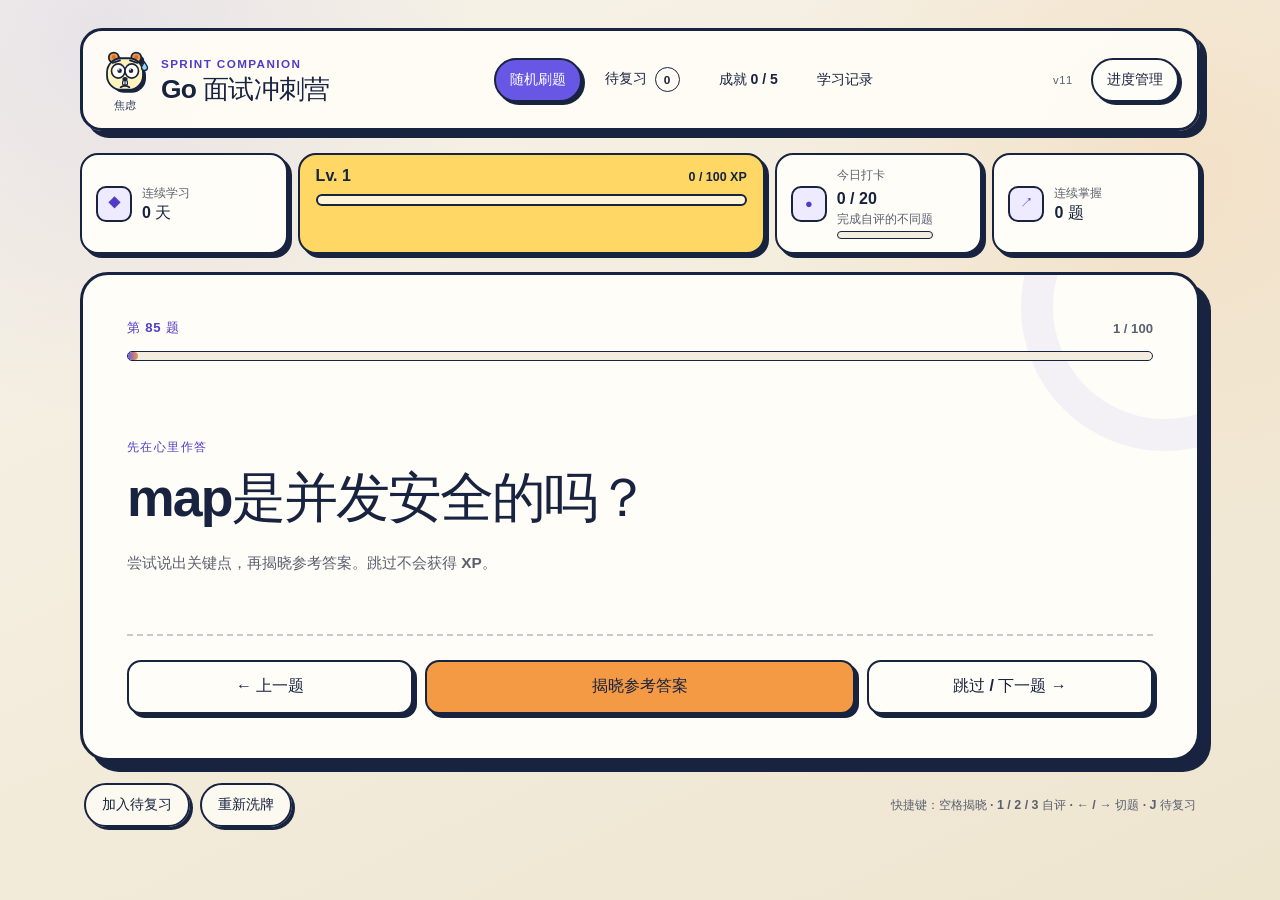
<file: index.html>
<!doctype html>
<!-- [skill: go-team-standards · dev-dna] 提供 B1 每日闯关冲刺的语义化离线界面 -->
<html lang="zh-CN">
<head>
  <meta charset="utf-8">
  <meta name="viewport" content="width=device-width, initial-scale=1">
  <meta name="color-scheme" content="light">
  <meta name="theme-color" content="#6857e5">
  <meta name="mobile-web-app-capable" content="yes">
  <meta name="apple-mobile-web-app-capable" content="yes">
  <meta name="apple-mobile-web-app-status-bar-style" content="default">
  <meta name="apple-mobile-web-app-title" content="Go 冲刺营">
  <meta
    name="description"
    content="可离线安装的 Go 面试每日闯关冲刺应用，支持单卡快刷、三级自评与本地进度备份。"
  >
  <title>Go 面试冲刺营</title>
  <link rel="manifest" href="manifest.webmanifest">
  <link rel="apple-touch-icon" href="assets/icons/icon-192.png">
  <link rel="stylesheet" href="assets/styles.css">
</head>
<body>
  <a class="skip-link" href="#question-text">跳到当前题目</a>

  <main id="app" class="app-shell">
    <header class="app-header">
      <div class="brand-lockup">
        <div class="companion-brand">
          <span
            id="mascot"
            class="mascot mascot-normal"
            aria-hidden="true"
          >
            <svg class="mascot-art" viewBox="0 0 64 64" focusable="false">
              <g class="mascot-shadow">
                <circle cx="21" cy="18" r="6.6" />
                <circle cx="51" cy="18" r="6.6" />
                <rect x="12" y="19" width="48" height="42" rx="19" />
              </g>
              <g class="mascot-ear">
                <circle cx="17" cy="14" r="6.6" />
                <circle cx="47" cy="14" r="6.6" />
              </g>
              <g class="mascot-ear-inner">
                <circle cx="17" cy="13.4" r="2.6" />
                <circle cx="47" cy="13.4" r="2.6" />
              </g>
              <rect
                class="mascot-head"
                x="8"
                y="15"
                width="48"
                height="42"
                rx="19"
              />
              <g class="mascot-eye">
                <ellipse cx="23" cy="32" rx="9" ry="9.5" />
                <ellipse cx="41" cy="32" rx="9" ry="9.5" />
              </g>
              <ellipse class="mascot-nose" cx="32" cy="42.6" rx="3.6" ry="2.6" />
              <g class="mascot-mood mascot-mood-normal">
                <g class="mascot-pupil">
                  <circle cx="24.4" cy="33" r="3.6" />
                  <circle cx="39.6" cy="33" r="3.6" />
                </g>
                <g class="mascot-glint">
                  <circle cx="23.1" cy="31.4" r="1.25" />
                  <circle cx="38.3" cy="31.4" r="1.25" />
                </g>
                <path class="mascot-mouth" d="M24 47.8q8 6.6 16 0" />
              </g>
              <g class="mascot-mood mascot-mood-anxious">
                <g class="mascot-pupil">
                  <circle cx="24.8" cy="31.6" r="3" />
                  <circle cx="40" cy="31.6" r="3" />
                </g>
                <g class="mascot-glint">
                  <circle cx="23.7" cy="30.3" r="1.05" />
                  <circle cx="38.9" cy="30.3" r="1.05" />
                </g>
                <g class="mascot-brow">
                  <path d="M15.6 21.2 25.4 17.9" />
                  <path d="M48.4 21.2 38.6 17.9" />
                </g>
                <path class="mascot-mouth" d="M26.2 53.6q5.8-3.6 11.6 0" />
                <path
                  class="mascot-sweat"
                  d="M0-6c2.6 4 4 5.6 4 7.2a4 4 0 0 1-8 0C-4-.4-2.6-2 0-6z"
                  transform="translate(58 26)"
                />
              </g>
              <g class="mascot-mood mascot-mood-frantic">
                <g class="mascot-pupil">
                  <circle cx="24.4" cy="30" r="2.3" />
                  <circle cx="39.6" cy="30" r="2.3" />
                </g>
                <g class="mascot-brow">
                  <path d="M15.2 18.6 26 22.6" />
                  <path d="M48.8 18.6 38 22.6" />
                </g>
                <ellipse
                  class="mascot-shout"
                  cx="32"
                  cy="51.6"
                  rx="5.6"
                  ry="3.8"
                />
                <g class="mascot-spark">
                  <path d="M8.6 18.4 3.6 14.2" />
                  <path d="M4.8 26.4 0 24.2" />
                  <path d="M55.4 18.4 60.4 14.2" />
                  <path d="M59.2 26.4 64 24.2" />
                </g>
              </g>
              <g class="mascot-tooth">
                <rect x="28.8" y="44.8" width="6.4" height="5.8" rx="1.4" />
                <path d="M32 45.2V50.2" />
              </g>
            </svg>
          </span>
          <p id="mascot-status" class="mascot-status">普通</p>
        </div>
        <div>
          <p class="brand-kicker">SPRINT COMPANION</p>
          <h1>Go 面试冲刺营</h1>
        </div>
      </div>

      <nav class="mode-switch" aria-label="训练模式">
        <button
          id="mode-all"
          class="mode-button"
          type="button"
          aria-pressed="true"
        >
          随机刷题
        </button>
        <button
          id="mode-hard"
          class="mode-button"
          type="button"
          aria-pressed="false"
        >
          待复习
          <span
            id="hard-count"
            class="mode-count"
            aria-live="polite"
            aria-atomic="true"
          >0</span>
        </button>
        <button
          id="achievements-button"
          class="mode-button"
          type="button"
          aria-haspopup="dialog"
          aria-controls="achievements-dialog"
          aria-expanded="false"
        >
          成就
        </button>
        <button
          id="study-records-button"
          class="mode-button"
          type="button"
          aria-haspopup="dialog"
          aria-controls="study-records-dialog"
          aria-expanded="false"
        >
          学习记录
        </button>
      </nav>

      <div class="header-tools">
        <span id="build-tag" class="build-tag" title="当前加载的构建版本">
          v11
        </span>
        <button
          id="install-button"
          class="utility-button"
          type="button"
          aria-label="安装 Go 面试冲刺营"
          aria-haspopup="dialog"
          aria-controls="install-help"
          aria-expanded="false"
          hidden
        >
          安装应用
        </button>
        <button
          id="progress-button"
          class="utility-button"
          type="button"
          aria-haspopup="dialog"
          aria-controls="progress-dialog"
          aria-expanded="false"
        >
          进度管理
        </button>
      </div>
    </header>

    <section class="stats-strip" aria-label="学习状态">
      <div class="stat-item">
        <span class="stat-icon" aria-hidden="true">◆</span>
        <p>
          <span class="stat-label">连续学习</span>
          <strong><span id="study-streak">0</span> 天</strong>
        </p>
      </div>

      <div class="xp-status">
        <div class="xp-copy">
          <strong id="level-text">Lv. 1</strong>
          <span id="xp-text" aria-live="polite">0 / 100 XP</span>
        </div>
        <div
          class="xp-track"
          role="progressbar"
          aria-label="等级经验"
          aria-valuemin="0"
          aria-valuemax="100"
          aria-valuenow="0"
          aria-valuetext="0 / 100 XP"
        >
          <span id="xp-fill" class="xp-fill"></span>
        </div>
      </div>

      <div class="stat-item daily-checkin-stat">
        <span class="stat-icon" aria-hidden="true">●</span>
        <div class="daily-checkin-copy">
          <span class="stat-label">今日打卡</span>
          <strong>
            <span id="daily-count">0</span>
            /
            <span id="daily-goal">20</span>
          </strong>
          <p id="daily-checkin-caption" class="daily-checkin-caption">
            完成自评的不同题
          </p>
          <div
            id="daily-progress"
            class="daily-progress"
            role="progressbar"
            aria-label="今日打卡进度"
            aria-valuemin="0"
            aria-valuemax="20"
            aria-valuenow="0"
            aria-valuetext="0 / 20"
          >
            <span id="daily-progress-fill" class="daily-progress-fill"></span>
          </div>
        </div>
      </div>

      <div class="stat-item">
        <span class="stat-icon" aria-hidden="true">↗</span>
        <p>
          <span class="stat-label">连续掌握</span>
          <strong><span id="mastery-combo">0</span> 题</strong>
        </p>
      </div>
    </section>

    <div class="notice-stack" aria-label="应用通知">
      <div
        id="app-error"
        class="notice notice-error"
        role="alert"
        hidden
      ></div>
      <div
        id="storage-warning"
        class="notice notice-warning"
        role="status"
        aria-live="polite"
        hidden
      ></div>
      <div
        id="update-notice"
        class="notice notice-update"
        role="status"
        aria-live="polite"
        aria-atomic="true"
        hidden
      >
        <span id="update-message">新版本已准备好，可在保存当前进度后更新。</span>
        <button class="notice-action" type="button" data-update-action>
          保存并更新
        </button>
      </div>
      <div
        id="round-summary"
        class="notice notice-summary"
        role="status"
        aria-live="polite"
        aria-atomic="true"
        hidden
      ></div>
    </div>

    <section
      id="empty-state"
      class="empty-state"
      aria-labelledby="empty-state-title"
      aria-live="polite"
      hidden
    >
      <span class="empty-icon" aria-hidden="true">✓</span>
      <div>
        <p class="eyebrow">待复习已清空</p>
        <h2 id="empty-state-title">这一轮没有需要回看的题</h2>
        <p>回到“随机刷题”继续冲刺；遇到不熟悉的题，可随时加入待复习。</p>
      </div>
    </section>

    <article
      id="question-card"
      class="question-card"
      aria-labelledby="question-text"
    >
      <header class="question-header">
        <div class="question-meta">
          <p id="question-number" class="question-number">正在加载题库</p>
          <span id="source-badge" class="source-badge" hidden>补充整理</span>
        </div>
        <p id="progress-text" class="progress-text">本轮 0 / 0</p>
      </header>

      <div
        id="progress-bar"
        class="progress-track"
        role="progressbar"
        aria-label="本轮唯一题进度"
        aria-valuemin="0"
        aria-valuemax="1"
        aria-valuenow="0"
        aria-valuetext="正在加载题库"
      >
        <span id="progress-fill" class="progress-fill"></span>
      </div>

      <div class="question-body">
        <p class="eyebrow">先在心里作答</p>
        <h2 id="question-text" class="question-text" tabindex="-1">
          题库加载中…
        </h2>
        <div
          id="prompt-content"
          class="prompt-content"
          aria-label="题目补充内容"
          hidden
        ></div>
        <p class="recall-hint">
          尝试说出关键点，再揭晓参考答案。跳过不会获得 XP。
        </p>
      </div>

      <section
        id="answer-panel"
        class="answer-panel"
        aria-labelledby="answer-heading"
        aria-live="polite"
        hidden
      >
        <header class="answer-heading-row">
          <p class="eyebrow">对照与补充</p>
          <h3 id="answer-heading">参考答案</h3>
        </header>
        <div id="answer-content" class="answer-content"></div>
      </section>

      <section
        id="rating-panel"
        class="rating-panel"
        aria-labelledby="rating-heading"
        hidden
      >
        <div class="rating-copy">
          <p class="eyebrow">完成自评后自动进入下一题</p>
          <h3 id="rating-heading">这题掌握得怎么样？</h3>
        </div>
        <div class="rating-controls">
          <button id="rate-hard" class="rating-button rate-hard" type="button">
            <span class="rating-name">不会</span>
            <small>+2 XP · 加入待复习</small>
          </button>
          <button id="rate-fuzzy" class="rating-button rate-fuzzy" type="button">
            <span class="rating-name">模糊</span>
            <small>+8 XP · 加入待复习</small>
          </button>
          <button
            id="rate-mastered"
            class="rating-button rate-mastered"
            type="button"
          >
            <span class="rating-name">掌握</span>
            <small>+20 XP · 移出待复习</small>
          </button>
        </div>
        <p id="rating-feedback" class="rating-feedback" hidden>
          <span id="rating-feedback-primary" class="rating-feedback-primary"></span>
          <small
            id="rating-feedback-secondary"
            class="rating-feedback-secondary"
          ></small>
        </p>
      </section>

      <footer class="card-actions" aria-label="题目导航与作答">
        <button
          id="previous-button"
          class="action-button action-secondary"
          type="button"
          aria-label="上一题"
        >
          <span aria-hidden="true">←</span>
          上一题
        </button>
        <button
          id="answer-button"
          class="action-button action-primary"
          type="button"
          aria-controls="answer-panel rating-panel"
          aria-expanded="false"
        >
          揭晓参考答案
        </button>
        <button
          id="next-button"
          class="action-button action-secondary"
          type="button"
          aria-label="跳过当前题并前往下一题"
        >
          跳过 / 下一题
          <span aria-hidden="true">→</span>
        </button>
      </footer>
    </article>

    <section
      id="review-actions"
      class="review-actions"
      aria-label="本轮辅助操作"
    >
      <div class="review-buttons">
        <button
          id="hard-button"
          class="review-button hard-button"
          type="button"
          aria-pressed="false"
        >
          加入待复习
        </button>
        <button
          id="reshuffle-button"
          class="review-button"
          type="button"
          aria-label="开始新的随机轮次并保留闯关进度"
        >
          重新洗牌
        </button>
      </div>
      <p class="keyboard-hint">
        快捷键：空格揭晓 · 1 / 2 / 3 自评 · ← / → 切题 · J 待复习
      </p>
    </section>

    <dialog
      id="achievements-dialog"
      class="app-dialog achievements-dialog"
      aria-labelledby="achievements-title"
    >
      <div class="dialog-header">
        <div>
          <p class="eyebrow">里程碑</p>
          <h2 id="achievements-title">我的成就</h2>
        </div>
        <form method="dialog">
          <button class="dialog-close" type="submit" aria-label="关闭成就面板">
            ×
          </button>
        </form>
      </div>
      <p class="dialog-intro">成就由真实练习数据自动计算，不会单独保存。</p>
      <ul id="achievements-list" class="achievements-list" aria-live="polite">
        <li>完成第一次自评，点亮首枚成就。</li>
      </ul>
    </dialog>

    <dialog
      id="install-help"
      class="app-dialog install-dialog"
      aria-labelledby="install-help-title"
    >
      <div class="dialog-header">
        <div>
          <p class="eyebrow">安装到设备</p>
          <h2 id="install-help-title">把冲刺营放到主屏幕</h2>
        </div>
        <form method="dialog">
          <button class="dialog-close" type="submit" aria-label="关闭安装说明">
            ×
          </button>
        </form>
      </div>
      <div class="install-steps">
        <p>
          iPhone 或 iPad：在 Safari 中打开分享菜单，然后选择“添加到主屏幕”。
        </p>
        <p>
          桌面与 Android：使用浏览器提供的“安装应用”或“添加到主屏幕”入口。
        </p>
        <p class="dialog-note">
          安装仅适用于 HTTPS 或 localhost。直接双击打开时仍可刷题，但不会注册离线应用。
        </p>
      </div>
      <form class="dialog-footer" method="dialog">
        <button class="action-button action-primary" type="submit">知道了</button>
      </form>
    </dialog>

    <dialog
      id="progress-dialog"
      class="app-dialog progress-dialog"
      aria-labelledby="progress-dialog-title"
    >
      <div class="dialog-header">
        <div>
          <p class="eyebrow">本机数据</p>
          <h2 id="progress-dialog-title">进度管理</h2>
        </div>
        <form method="dialog">
          <button
            id="progress-dialog-close"
            class="dialog-close"
            type="submit"
            aria-label="关闭进度管理"
          >
            ×
          </button>
        </form>
      </div>
      <p class="dialog-intro">
        进度保存在当前浏览器。定期导出 JSON，可在另一台设备手动恢复。
      </p>
      <div class="progress-actions">
        <button
          id="export-button"
          class="data-action data-action-export"
          type="button"
        >
          导出或分享进度
          <small>生成不含题目正文的 v3 JSON</small>
        </button>
        <label class="data-action data-action-import" for="import-input">
          导入进度文件
          <small>选择 JSON，校验后确认替换</small>
        </label>
        <input
          id="import-input"
          class="file-input"
          type="file"
          accept=".json,application/json"
        >
        <button
          id="reset-button"
          class="data-action data-action-danger"
          type="button"
        >
          重置本机进度
          <small>清除 XP、连续记录、统计和待复习</small>
        </button>
      </div>
      <p class="dialog-note">
        导入会在完整校验和你确认后整体替换本机进度，不会自动合并，也不会上传到云端。
      </p>
    </dialog>

    <dialog
      id="study-records-dialog"
      class="app-dialog study-records-dialog"
      aria-labelledby="study-records-title"
    >
      <div class="dialog-header">
        <div>
          <p class="eyebrow">复盘</p>
          <h2 id="study-records-title">学习记录</h2>
        </div>
        <form method="dialog">
          <button
            id="study-records-close"
            class="dialog-close"
            type="submit"
            aria-label="关闭学习记录"
          >
            ×
          </button>
        </form>
      </div>
      <div
        class="study-record-tabs"
        role="tablist"
        aria-label="学习记录面板"
      >
        <button
          id="tab-calendar"
          class="study-record-tab"
          type="button"
          role="tab"
          aria-selected="true"
          aria-controls="panel-calendar"
          tabindex="0"
        >
          打卡日历
        </button>
        <button
          id="tab-notebook"
          class="study-record-tab"
          type="button"
          role="tab"
          aria-selected="false"
          aria-controls="panel-notebook"
          tabindex="-1"
        >
          错题本
        </button>
      </div>
      <section
        id="panel-calendar"
        class="study-record-panel"
        role="tabpanel"
        aria-labelledby="tab-calendar"
      >
        <div class="calendar-toolbar">
          <button
            id="calendar-prev"
            class="utility-button"
            type="button"
            aria-label="上个月"
          >
            上个月
          </button>
          <h3
            id="calendar-month-label"
            class="calendar-month-label"
            aria-live="polite"
          >
            打卡月历
          </h3>
          <button
            id="calendar-next"
            class="utility-button"
            type="button"
            aria-label="下个月"
          >
            下个月
          </button>
        </div>
        <div id="calendar-grid" class="calendar-grid" aria-label="打卡状态日历">
        </div>
        <div class="calendar-key" aria-hidden="true">
          <span class="key-checked">已打卡</span>
          <span class="key-partial">部分</span>
          <span class="key-missed">错过</span>
          <span class="key-future">未来</span>
        </div>
      </section>
      <section
        id="panel-notebook"
        class="study-record-panel"
        role="tabpanel"
        aria-labelledby="tab-notebook"
        hidden
      >
        <ul id="notebook-list" class="notebook-list"></ul>
        <p id="notebook-empty" class="notebook-empty">
          错题本是空的，继续保持
        </p>
      </section>
    </dialog>

    <dialog
      id="checkin-dialog"
      class="app-dialog checkin-dialog"
      aria-labelledby="checkin-dialog-title"
    >
      <span class="checkin-medal" aria-hidden="true">
        <svg class="checkin-medal-art" viewBox="0 0 48 48" focusable="false">
          <circle class="checkin-medal-shadow" cx="26" cy="26" r="17" />
          <circle class="checkin-medal-face" cx="24" cy="24" r="17" />
          <path
            class="checkin-medal-star"
            d="M24 12.4l3.7 7.4 8.2 1.2-5.9 5.8 1.4 8.1-7.4-3.9-7.4 3.9
              1.4-8.1-5.9-5.8 8.2-1.2z"
          />
        </svg>
      </span>
      <p class="eyebrow">每日打卡</p>
      <h2 id="checkin-dialog-title">恭喜，今日打卡成功</h2>
      <p id="checkin-dialog-message" class="checkin-message">
        今天 20 道已经答完，距离找到工作又近了一步。
      </p>
      <p id="checkin-dialog-stats" class="checkin-stats"></p>
      <button
        id="checkin-dialog-close"
        class="action-button action-primary"
        type="button"
      >
        继续冲刺
      </button>
    </dialog>
  </main>

  <div id="level-up-effect" class="level-up-effect" aria-hidden="true" hidden>
    <p class="level-up-card">
      <span class="level-up-kicker">LEVEL UP</span>
      <strong id="level-up-badge" class="level-up-badge">Lv. 2</strong>
      <span class="level-up-note">又升一级，继续保持</span>
    </p>
    <span class="level-up-confetti">
      <span></span>
      <span></span>
      <span></span>
      <span></span>
      <span></span>
      <span></span>
      <span></span>
      <span></span>
      <span></span>
      <span></span>
      <span></span>
      <span></span>
    </span>
  </div>

  <div
    id="live-region"
    class="visually-hidden"
    aria-live="polite"
    aria-atomic="true"
  ></div>

  <script src="data/questions.js"></script>
  <script src="assets/app.js"></script>
</body>
</html>
</file>
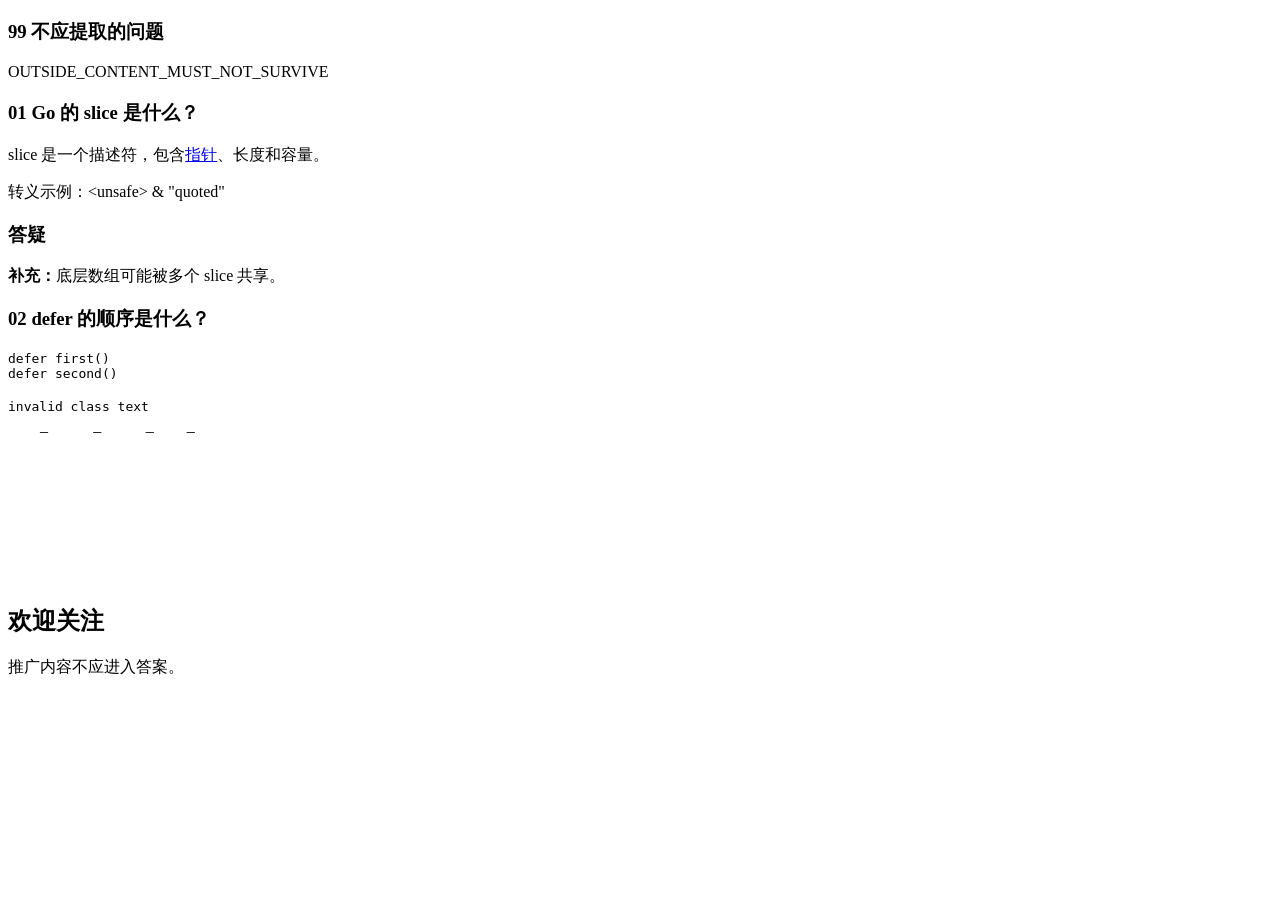
<file: tests/fixtures/article_sample.html>
<!doctype html>
<!-- [skill: go-team-standards · dev-dna] 提供安全提取边界测试样本 -->
<html lang="zh-CN">
<body>
  <div class="RichText ztext">
    <h3>99 不应提取的问题</h3>
    <p>OUTSIDE_CONTENT_MUST_NOT_SURVIVE</p>
  </div>
  <div class="RichText ztext Post-RichText">
    <h3>01 Go 的 slice 是什么？</h3>
    <p>slice 是一个描述符，包含<a href="https://example.com">指针</a>、<span>长度</span>和容量。</p>
    <p>转义示例：&lt;unsafe&gt; &amp; "quoted"</p>
    <script>SCRIPT_BODY_MUST_NOT_SURVIVE</script>
    <h3>答疑</h3>
    <p><strong>补充：</strong>底层数组可能被多个 slice 共享。</p>
    <h3>02 defer 的顺序是什么？</h3>
    <pre><code class="language-text">defer first()
defer second()</code></pre>
    <p><code class="Language-Go extra" data-x="bad">invalid class text</code></p>
    <svg><text>SVG_BODY_MUST_NOT_SURVIVE</text></svg>
    <h2>欢迎关注</h2>
    <p>推广内容不应进入答案。</p>
  </div>
</body>
</html>
</file>
<file: assets/styles.css>
/* [skill: go-team-standards · dev-dna] 定义 B1 每日闯关冲刺的响应式与无障碍视觉 */
:root {
  color-scheme: light;
  --canvas: #f7f3e9;
  --canvas-deep: #eee5cf;
  --surface: #fffdf7;
  --surface-muted: #f3eddf;
  --navy: #17233f;
  --navy-soft: #33415f;
  --ink-muted: #5a6070;
  --purple: #6857e5;
  --purple-dark: #4f3dc9;
  --purple-soft: #eeeaff;
  --orange: #f49a45;
  --orange-dark: #d56f24;
  --orange-deep: #a8500f;
  --sky: #8ed8ff;
  --yellow: #ffd765;
  --yellow-soft: #fff4bd;
  --hard: #c94f47;
  --hard-soft: #fff0ec;
  --fuzzy: #bd7417;
  --fuzzy-soft: #fff3d1;
  --mastered: #267757;
  --mastered-soft: #e6f5ec;
  --warning: #76560c;
  --warning-bg: #fff4c7;
  --error: #962f39;
  --error-bg: #ffe9e9;
  --line: 2px solid var(--navy);
  --line-heavy: 3px solid var(--navy);
  --shadow-small: 4px 4px 0 var(--navy);
  --shadow-medium: 7px 7px 0 var(--navy);
  --shadow-large: 11px 11px 0 var(--navy);
  --radius-large: 28px;
  --radius-medium: 18px;
  --radius-small: 12px;
  font-family:
    Inter,
    ui-sans-serif,
    -apple-system,
    BlinkMacSystemFont,
    "Segoe UI",
    sans-serif;
  font-synthesis: none;
}

*,
*::before,
*::after {
  box-sizing: border-box;
}

html {
  min-width: 320px;
  min-height: 100%;
  background: var(--canvas);
  scroll-behavior: smooth;
}

body {
  min-width: 320px;
  min-height: 100vh;
  margin: 0;
  overflow-x: hidden;
  color: var(--navy);
  background:
    radial-gradient(circle at 8% 4%, rgb(104 87 229 / 10%), transparent 24rem),
    radial-gradient(circle at 92% 18%, rgb(244 154 69 / 14%), transparent 25rem),
    linear-gradient(155deg, var(--canvas), var(--canvas-deep));
}

body::before {
  position: fixed;
  z-index: -1;
  inset: 0;
  background-image:
    linear-gradient(rgb(23 35 63 / 4%) 1px, transparent 1px),
    linear-gradient(90deg, rgb(23 35 63 / 4%) 1px, transparent 1px);
  background-size: 32px 32px;
  content: "";
  pointer-events: none;
  mask-image: linear-gradient(to bottom, black, transparent 70%);
}

button,
input {
  font: inherit;
}

button {
  min-height: 44px;
  border: 0;
  color: inherit;
  cursor: pointer;
  touch-action: manipulation;
}

button,
.data-action {
  transition:
    transform 150ms ease,
    box-shadow 150ms ease,
    background-color 150ms ease,
    border-color 150ms ease;
}

button:disabled {
  cursor: not-allowed;
}

button:not(:disabled):active,
.data-action:active {
  transform: translate(2px, 2px);
  box-shadow: 1px 1px 0 var(--navy);
}

:where(button, a, input, [tabindex]):focus-visible {
  outline: 4px solid var(--orange);
  outline-offset: 3px;
}

[hidden] {
  display: none !important;
}

.skip-link {
  position: fixed;
  z-index: 100;
  top: 12px;
  left: 12px;
  min-height: 44px;
  padding: 12px 16px;
  border: var(--line);
  border-radius: 10px;
  color: #fff;
  background: var(--purple-dark);
  box-shadow: var(--shadow-small);
  font-weight: 800;
  transform: translateY(-180%);
}

.skip-link:focus {
  transform: translateY(0);
}

.app-shell {
  width: min(calc(100% - 32px), 1120px);
  margin: 0 auto;
  padding: 28px 0 60px;
}

.app-header {
  display: flex;
  align-items: center;
  gap: 18px;
  padding: 16px 18px;
  border: var(--line-heavy);
  border-radius: 22px;
  background: rgb(255 253 247 / 94%);
  box-shadow: var(--shadow-medium);
}

.brand-lockup {
  display: flex;
  min-width: max-content;
  align-items: center;
  gap: 12px;
}

.companion-brand {
  display: grid;
  justify-items: center;
  gap: 4px;
  flex: 0 0 auto;
}

.mascot {
  --mascot-size: 48px;
  --mascot-skin: var(--yellow);
  --mascot-ear: var(--orange);
  --mascot-ear-inner: var(--orange-dark);
  display: inline-flex;
  width: var(--mascot-size);
  height: var(--mascot-size);
}

.mascot-art {
  width: 100%;
  height: 100%;
}

.mascot-shadow,
.mascot-pupil,
.mascot-nose {
  fill: var(--navy);
}

.mascot-ear {
  fill: var(--mascot-ear);
  stroke: var(--navy);
  stroke-width: 2.4;
}

.mascot-ear-inner {
  fill: var(--mascot-ear-inner);
}

.mascot-head {
  fill: var(--mascot-skin);
  stroke: var(--navy);
  stroke-width: 2.4;
}

.mascot-eye {
  fill: var(--surface);
  stroke: var(--navy);
  stroke-width: 2.2;
}

.mascot-glint {
  fill: var(--surface);
}

.mascot-mouth,
.mascot-brow,
.mascot-spark {
  fill: none;
  stroke: var(--navy);
  stroke-linecap: round;
  stroke-width: 2.3;
}

.mascot-tooth rect {
  fill: var(--surface);
  stroke: var(--navy);
  stroke-width: 1.6;
}

.mascot-tooth path {
  fill: none;
  stroke: var(--navy);
  stroke-width: 1.4;
}

.mascot-sweat {
  fill: var(--sky);
  stroke: var(--navy);
  stroke-width: 1.8;
}

.mascot-shout {
  fill: var(--hard);
  stroke: var(--navy);
  stroke-width: 2.2;
}

.mascot-mood {
  display: none;
}

.mascot-normal .mascot-mood-normal,
.mascot-anxious .mascot-mood-anxious,
.mascot-frantic .mascot-mood-frantic {
  display: inline;
}

.mascot-anxious {
  --mascot-skin: var(--yellow-soft);
}

.mascot-frantic {
  --mascot-skin: var(--orange);
  --mascot-ear: var(--orange-dark);
  --mascot-ear-inner: var(--orange-deep);
  transform: rotate(-3deg);
}

.mascot-status {
  margin: 0;
  color: var(--navy-soft);
  font-size: 0.68rem;
  font-weight: 850;
  letter-spacing: 0.04em;
  line-height: 1.2;
  text-align: center;
  white-space: nowrap;
}

.brand-kicker,
.eyebrow {
  margin: 0;
  color: var(--purple-dark);
  font-size: 0.73rem;
  font-weight: 900;
  letter-spacing: 0.12em;
  line-height: 1.35;
  text-transform: uppercase;
}

.brand-lockup h1 {
  margin: 3px 0 0;
  font-size: clamp(1.25rem, 2.4vw, 1.65rem);
  line-height: 1.08;
  letter-spacing: -0.025em;
}

.mode-switch {
  display: flex;
  min-width: 0;
  flex: 1 1 auto;
  flex-wrap: wrap;
  justify-content: center;
  gap: 7px;
}

.mode-button,
.utility-button {
  border: 2px solid transparent;
  border-radius: 999px;
  font-size: 0.88rem;
  font-weight: 850;
  white-space: nowrap;
}

.mode-button {
  padding: 0 14px;
  background: transparent;
}

.mode-button:not(:disabled):hover {
  border-color: var(--purple);
  background: var(--purple-soft);
}

.mode-button[aria-pressed="true"] {
  border-color: var(--navy);
  color: #fff;
  background: var(--purple);
  box-shadow: 3px 3px 0 var(--navy);
}

.mode-button[aria-pressed="true"]:hover {
  background: var(--purple-dark);
}

.mode-count {
  display: inline-grid;
  min-width: 1.55rem;
  height: 1.55rem;
  margin-left: 4px;
  padding: 0 5px;
  place-items: center;
  border: 1px solid currentcolor;
  border-radius: 999px;
  font-size: 0.74rem;
  font-variant-numeric: tabular-nums;
}

.daily-checkin-stat {
  align-items: flex-start;
}

.daily-checkin-copy {
  display: grid;
  gap: 4px;
  min-width: 0;
}

.daily-checkin-copy strong {
  font-variant-numeric: tabular-nums;
}

.daily-checkin-caption {
  margin: 0;
  color: var(--ink-muted);
  font-size: 0.72rem;
  font-weight: 700;
  line-height: 1.3;
}

.daily-progress {
  width: 100%;
  height: 8px;
  overflow: hidden;
  border: 1.5px solid var(--navy);
  border-radius: 999px;
  background: var(--surface-muted);
}

.daily-progress-fill {
  display: block;
  width: 0;
  height: 100%;
  background: linear-gradient(90deg, var(--purple), var(--orange));
}

.header-tools {
  display: contents;
}

.build-tag {
  align-self: center;
  font-size: 0.7rem;
  font-variant-numeric: tabular-nums;
  letter-spacing: 0.06em;
  color: var(--ink-muted);
}

.utility-button {
  padding: 0 14px;
  border-color: var(--navy);
  background: var(--surface);
  box-shadow: 3px 3px 0 var(--navy);
}

.utility-button:not(:disabled):hover {
  background: var(--yellow-soft);
  transform: translate(-1px, -1px);
  box-shadow: 4px 4px 0 var(--navy);
}

.stats-strip {
  display: grid;
  grid-template-columns:
    minmax(135px, 0.8fr)
    minmax(280px, 1.8fr)
    minmax(135px, 0.8fr)
    minmax(135px, 0.8fr);
  gap: 10px;
  margin: 22px 0 18px;
}

.stat-item,
.xp-status {
  min-width: 0;
  border: var(--line);
  border-radius: var(--radius-medium);
  box-shadow: var(--shadow-small);
}

.stat-item {
  display: flex;
  align-items: center;
  gap: 10px;
  padding: 13px 14px;
  background: var(--surface);
}

.stat-icon {
  display: grid;
  width: 36px;
  height: 36px;
  flex: 0 0 auto;
  place-items: center;
  border: 2px solid var(--navy);
  border-radius: 10px;
  color: var(--purple-dark);
  background: var(--purple-soft);
  font-size: 0.8rem;
  font-weight: 900;
}

.stat-item p {
  min-width: 0;
  margin: 0;
}

.stat-item strong,
.stat-label {
  display: block;
}

.stat-label {
  margin-bottom: 2px;
  color: var(--ink-muted);
  font-size: 0.72rem;
  font-weight: 750;
}

.stat-item strong {
  font-size: 1rem;
  font-variant-numeric: tabular-nums;
  line-height: 1.2;
}

.xp-status {
  padding: 12px 16px;
  background: var(--yellow);
}

.xp-copy {
  display: flex;
  align-items: baseline;
  justify-content: space-between;
  gap: 12px;
  margin-bottom: 9px;
}

.xp-copy strong {
  font-size: 1rem;
}

.xp-copy span {
  font-size: 0.78rem;
  font-weight: 850;
  font-variant-numeric: tabular-nums;
}

.xp-track,
.progress-track {
  overflow: hidden;
  border: 2px solid var(--navy);
  border-radius: 999px;
  background: rgb(255 255 255 / 74%);
}

.xp-track {
  height: 12px;
}

.xp-fill,
.progress-fill {
  display: block;
  width: 0%;
  height: 100%;
  border-radius: inherit;
  transition: width 260ms ease;
}

.xp-fill {
  background:
    repeating-linear-gradient(
      135deg,
      var(--purple),
      var(--purple) 8px,
      var(--purple-dark) 8px,
      var(--purple-dark) 14px
    );
}

.notice-stack:empty {
  display: none;
}

.notice {
  margin-bottom: 14px;
  padding: 13px 16px;
  border: var(--line);
  border-radius: var(--radius-small);
  box-shadow: 3px 3px 0 var(--navy);
  font-weight: 700;
  line-height: 1.5;
}

.notice-warning {
  color: var(--warning);
  background: var(--warning-bg);
}

.notice-error {
  color: var(--error);
  background: var(--error-bg);
}

.notice-update {
  display: flex;
  align-items: center;
  justify-content: space-between;
  gap: 12px;
  color: var(--purple-dark);
  background: var(--purple-soft);
}

.notice-summary {
  color: var(--navy);
  background: var(--yellow-soft);
}

.notice-action {
  flex: 0 0 auto;
  padding: 0 14px;
  border: 2px solid var(--navy);
  border-radius: 10px;
  background: var(--surface);
  box-shadow: 2px 2px 0 var(--navy);
  font-weight: 850;
}

.question-card,
.empty-state {
  border: var(--line-heavy);
  border-radius: var(--radius-large);
  background: var(--surface);
  box-shadow: var(--shadow-large);
}

.question-card {
  position: relative;
  isolation: isolate;
  overflow: hidden;
  padding: clamp(22px, 4vw, 44px);
}

.question-card::before {
  position: absolute;
  z-index: -1;
  top: -7rem;
  right: -7rem;
  width: 18rem;
  height: 18rem;
  border: 32px solid rgb(104 87 229 / 7%);
  border-radius: 50%;
  content: "";
  pointer-events: none;
}

.question-header {
  display: flex;
  align-items: center;
  justify-content: space-between;
  gap: 18px;
}

.question-meta {
  display: flex;
  min-width: 0;
  align-items: center;
  gap: 10px;
}

.question-number,
.progress-text {
  margin: 0;
  font-weight: 900;
  font-variant-numeric: tabular-nums;
}

.question-number {
  color: var(--purple-dark);
  font-size: 0.82rem;
  letter-spacing: 0.06em;
  text-transform: uppercase;
}

.progress-text {
  flex: 0 0 auto;
  color: var(--ink-muted);
  font-size: 0.82rem;
}

.source-badge {
  padding: 5px 9px;
  border: 2px solid var(--navy);
  border-radius: 999px;
  color: var(--navy);
  background: var(--yellow);
  font-size: 0.72rem;
  font-weight: 900;
  white-space: nowrap;
}

.progress-track {
  height: 10px;
  margin-top: 14px;
  border-width: 1px;
  background: var(--surface-muted);
}

.progress-fill {
  background: linear-gradient(90deg, var(--purple), var(--orange));
}

.question-body {
  max-width: 900px;
  min-height: 230px;
  padding: clamp(42px, 8vw, 78px) 0 clamp(34px, 6vw, 58px);
}

.question-text {
  max-width: 24em;
  margin: 10px 0 0;
  font-size: clamp(1.75rem, 4.7vw, 3.35rem);
  line-height: 1.22;
  letter-spacing: -0.035em;
  overflow-wrap: anywhere;
  text-wrap: balance;
}

.prompt-content {
  min-width: 0;
  max-width: 100%;
  margin-top: 24px;
  font-size: 1rem;
  line-height: 1.7;
  overflow-wrap: anywhere;
}

.prompt-content > :first-child {
  margin-top: 0;
}

.prompt-content > :last-child {
  margin-bottom: 0;
}

.recall-hint {
  max-width: 44rem;
  margin: 20px 0 0;
  color: var(--ink-muted);
  font-size: 0.96rem;
  font-weight: 650;
  line-height: 1.65;
}

.answer-panel {
  margin: 2px 0 26px;
  padding: clamp(20px, 4vw, 32px);
  border: var(--line);
  border-radius: var(--radius-medium);
  background:
    linear-gradient(rgb(255 255 255 / 68%), rgb(255 255 255 / 68%)),
    var(--purple-soft);
  animation: reveal-panel 220ms ease-out;
}

.answer-heading-row {
  padding-bottom: 15px;
  border-bottom: 1px solid rgb(23 35 63 / 20%);
}

.answer-heading-row h3,
.rating-copy h3 {
  margin: 4px 0 0;
  font-size: clamp(1.2rem, 3vw, 1.55rem);
  line-height: 1.25;
}

.answer-content {
  min-width: 0;
  padding-top: 6px;
  font-size: 1rem;
  line-height: 1.78;
  overflow-wrap: anywhere;
}

.answer-content > :first-child {
  margin-top: 14px;
}

.answer-content > :last-child {
  margin-bottom: 0;
}

.answer-content li + li {
  margin-top: 8px;
}

.answer-content blockquote {
  margin-inline: 0;
  padding: 2px 0 2px 18px;
  border-left: 5px solid var(--purple);
  color: var(--ink-muted);
}

.answer-content pre,
.prompt-content pre {
  max-width: 100%;
  overflow-x: auto;
  padding: 18px;
  border: 2px solid var(--navy);
  border-radius: 13px;
  color: #f8f6ff;
  background: #202c48;
  box-shadow: 3px 3px 0 rgb(23 35 63 / 20%);
  line-height: 1.55;
  tab-size: 4;
  -webkit-overflow-scrolling: touch;
}

.answer-content code,
.prompt-content code {
  padding: 0.14em 0.36em;
  border-radius: 5px;
  font-family:
    ui-monospace,
    "SFMono-Regular",
    Menlo,
    Consolas,
    monospace;
  font-size: 0.91em;
  background: rgb(104 87 229 / 12%);
}

.answer-content pre code,
.prompt-content pre code {
  padding: 0;
  color: inherit;
  background: transparent;
}

.rating-panel {
  margin: 2px 0 26px;
  padding: clamp(18px, 3.5vw, 28px);
  border: var(--line);
  border-radius: var(--radius-medium);
  background: var(--surface-muted);
  animation: reveal-panel 220ms ease-out;
}

.rating-copy {
  margin-bottom: 16px;
}

.rating-controls {
  display: grid;
  grid-template-columns: repeat(3, minmax(0, 1fr));
  gap: 12px;
}

.rating-button {
  display: flex;
  min-width: 0;
  min-height: 76px;
  align-items: flex-start;
  flex-direction: column;
  justify-content: center;
  gap: 3px;
  padding: 12px 15px;
  border: 2px solid var(--navy);
  border-radius: 14px;
  box-shadow: 4px 4px 0 var(--navy);
  text-align: left;
}

.rating-button:not(:disabled):hover {
  transform: translate(-2px, -2px);
  box-shadow: 6px 6px 0 var(--navy);
}

.rating-name {
  font-size: 1.02rem;
  font-weight: 950;
}

.rating-button small {
  color: currentcolor;
  font-size: 0.72rem;
  font-weight: 750;
  line-height: 1.35;
  opacity: 0.82;
}

.rating-feedback {
  display: grid;
  gap: 4px;
  margin: 16px 0 0;
  padding: 11px 13px;
  border: 2px solid var(--navy);
  border-radius: 12px;
  background: var(--yellow-soft);
}

.rating-feedback-primary {
  font-weight: 950;
  font-size: 1rem;
}

.rating-feedback-secondary {
  color: var(--navy-soft);
  font-size: 0.78rem;
  font-weight: 750;
}

.study-record-tabs {
  display: flex;
  flex-wrap: wrap;
  gap: 8px;
  margin: 0 0 14px;
}

.study-record-tab {
  padding: 0 14px;
  border: 2px solid transparent;
  border-radius: 999px;
  background: transparent;
  font-weight: 850;
}

.study-record-tab[aria-selected="true"] {
  border-color: var(--navy);
  color: #fff;
  background: var(--purple);
  box-shadow: 3px 3px 0 var(--navy);
}

.calendar-toolbar {
  display: flex;
  align-items: center;
  justify-content: space-between;
  gap: 8px;
  margin-bottom: 12px;
}

.calendar-month-label {
  margin: 0;
  font-size: 1rem;
  text-align: center;
}

.calendar-grid {
  display: grid;
  grid-template-columns: repeat(7, minmax(0, 1fr));
  gap: 6px;
}

.calendar-weekday,
.calendar-cell {
  min-height: 44px;
  padding: 6px 4px;
  border-radius: 10px;
  text-align: center;
  font-size: 0.72rem;
  font-weight: 800;
  line-height: 1.25;
}

.calendar-weekday {
  color: var(--ink-muted);
  font-size: 0.68rem;
}

.calendar-cell {
  border: 1.5px solid rgb(23 35 63 / 18%);
  background: var(--surface);
}

.calendar-pad {
  border-color: transparent;
  background: transparent;
}

.calendar-checked {
  border-color: var(--mastered);
  background: var(--mastered-soft);
}

.calendar-partial,
.calendar-unverified,
.calendar-today {
  border-color: var(--orange);
  background: var(--yellow-soft);
}

.calendar-missed {
  border-style: dashed;
  color: var(--ink-muted);
  background: var(--surface-muted);
}

.calendar-future {
  opacity: 0.55;
}

.calendar-today {
  box-shadow: inset 0 0 0 2px var(--purple);
}

.calendar-key {
  display: flex;
  flex-wrap: wrap;
  gap: 10px;
  margin-top: 12px;
  color: var(--ink-muted);
  font-size: 0.72rem;
  font-weight: 750;
}

.notebook-list {
  display: grid;
  gap: 10px;
  margin: 0;
  padding: 0;
  list-style: none;
}

.notebook-item {
  display: flex;
  align-items: center;
  justify-content: space-between;
  gap: 12px;
  padding: 12px;
  border: var(--line);
  border-radius: 14px;
  background: var(--surface);
}

.notebook-copy {
  display: grid;
  gap: 6px;
  min-width: 0;
}

.notebook-question {
  margin: 0;
  font-weight: 800;
  line-height: 1.35;
}

.notebook-status {
  width: fit-content;
  padding: 2px 8px;
  border-radius: 999px;
  font-size: 0.72rem;
  font-weight: 850;
}

.notebook-hard {
  color: var(--hard);
  background: var(--hard-soft);
}

.notebook-fuzzy {
  color: var(--fuzzy);
  background: var(--fuzzy-soft);
}

.notebook-empty {
  margin: 8px 0 0;
  color: var(--ink-muted);
  font-weight: 750;
}

.rate-hard {
  color: var(--hard);
  background: var(--hard-soft);
}

.rate-fuzzy {
  color: var(--fuzzy);
  background: var(--fuzzy-soft);
}

.rate-mastered {
  color: var(--mastered);
  background: var(--mastered-soft);
}

.rate-hard[aria-pressed="true"],
.rate-hard.is-selected {
  color: #fff;
  background: var(--hard);
}

.rate-fuzzy[aria-pressed="true"],
.rate-fuzzy.is-selected {
  color: var(--navy);
  background: var(--yellow);
}

.rate-mastered[aria-pressed="true"],
.rate-mastered.is-selected {
  color: #fff;
  background: var(--mastered);
}

.card-actions {
  display: grid;
  grid-template-columns: 1fr minmax(220px, 1.5fr) 1fr;
  gap: 12px;
  padding-top: 24px;
  border-top: 2px dashed rgb(23 35 63 / 24%);
}

.action-button {
  min-width: 0;
  min-height: 54px;
  padding: 10px 16px;
  border: 2px solid var(--navy);
  border-radius: 14px;
  box-shadow: 4px 4px 0 var(--navy);
  font-weight: 900;
}

.action-button:not(:disabled):hover {
  transform: translate(-1px, -1px);
  box-shadow: 5px 5px 0 var(--navy);
}

.action-primary {
  color: var(--navy);
  background: var(--orange);
}

.action-primary:not(:disabled):hover {
  background: #ffa75a;
}

.action-secondary {
  background: var(--surface);
}

.action-secondary:not(:disabled):hover {
  background: var(--purple-soft);
}

.review-actions {
  display: flex;
  align-items: center;
  justify-content: space-between;
  gap: 18px;
  margin-top: 22px;
  padding-inline: 4px;
}

.review-buttons {
  display: flex;
  flex-wrap: wrap;
  gap: 10px;
}

.review-button {
  padding: 0 16px;
  border: 2px solid var(--navy);
  border-radius: 999px;
  background: rgb(255 253 247 / 80%);
  box-shadow: 3px 3px 0 var(--navy);
  font-size: 0.86rem;
  font-weight: 850;
}

.review-button:not(:disabled):hover {
  background: var(--yellow-soft);
}

.hard-button[aria-pressed="true"] {
  color: #fff;
  background: var(--hard);
}

.keyboard-hint {
  margin: 0;
  color: var(--ink-muted);
  font-size: 0.78rem;
  font-weight: 650;
  line-height: 1.45;
  text-align: right;
}

.empty-state {
  display: flex;
  align-items: center;
  gap: 22px;
  padding: clamp(30px, 6vw, 54px);
}

.empty-icon {
  display: grid;
  width: 74px;
  height: 74px;
  flex: 0 0 auto;
  place-items: center;
  border: var(--line);
  border-radius: 22px;
  color: #fff;
  background: var(--mastered);
  box-shadow: var(--shadow-small);
  font-size: 2rem;
  font-weight: 950;
  transform: rotate(-4deg);
}

.empty-state h2 {
  margin: 6px 0 0;
  font-size: clamp(1.45rem, 4vw, 2.2rem);
  letter-spacing: -0.025em;
}

.empty-state p:last-child {
  max-width: 42rem;
  margin: 10px 0 0;
  color: var(--ink-muted);
  line-height: 1.65;
}

.app-dialog {
  width: min(calc(100% - 28px), 620px);
  max-height: min(86vh, 780px);
  margin: auto;
  padding: clamp(20px, 4vw, 30px);
  overflow: auto;
  border: var(--line-heavy);
  border-radius: 24px;
  color: var(--navy);
  background: var(--surface);
  box-shadow: var(--shadow-large);
}

.app-dialog[open] {
  animation: dialog-pop 180ms ease-out;
}

.app-dialog::backdrop {
  background: rgb(16 24 45 / 62%);
  backdrop-filter: blur(3px);
}

.dialog-header {
  display: flex;
  align-items: flex-start;
  justify-content: space-between;
  gap: 18px;
  padding-bottom: 16px;
  border-bottom: 2px solid var(--navy);
}

.dialog-header h2 {
  margin: 5px 0 0;
  font-size: clamp(1.5rem, 5vw, 2rem);
  line-height: 1.15;
}

.dialog-header form,
.dialog-footer {
  margin: 0;
}

.dialog-close {
  display: grid;
  width: 44px;
  min-width: 44px;
  height: 44px;
  min-height: 44px;
  padding: 0;
  place-items: center;
  border: 2px solid var(--navy);
  border-radius: 12px;
  background: var(--surface-muted);
  box-shadow: 2px 2px 0 var(--navy);
  font-size: 1.5rem;
  font-weight: 800;
  line-height: 1;
}

.dialog-intro,
.dialog-note {
  color: var(--ink-muted);
  line-height: 1.6;
}

.dialog-intro {
  margin: 18px 0;
}

.level-up-effect {
  position: fixed;
  z-index: 90;
  inset: 0;
  display: grid;
  overflow: hidden;
  padding-top: clamp(56px, 13vh, 140px);
  place-items: start center;
  pointer-events: none;
}

.level-up-card {
  display: grid;
  margin: 0;
  padding: 18px 30px;
  animation: level-up-pop 320ms ease-out both;
  border: var(--line-heavy);
  border-radius: 20px;
  background: var(--yellow);
  box-shadow: var(--shadow-large);
  gap: 2px;
  justify-items: center;
  text-align: center;
}

.level-up-kicker {
  color: var(--purple-dark);
  font-size: 0.72rem;
  font-weight: 900;
  letter-spacing: 0.16em;
}

.level-up-badge {
  font-size: clamp(1.7rem, 6vw, 2.3rem);
  line-height: 1.1;
  letter-spacing: -0.02em;
}

.level-up-note {
  color: var(--navy-soft);
  font-size: 0.82rem;
  font-weight: 800;
}

.level-up-confetti span {
  position: absolute;
  top: -24px;
  width: 11px;
  height: 15px;
  animation: level-up-confetti 1.3s ease-in forwards;
  border: 2px solid var(--navy);
  border-radius: 3px;
}

.level-up-confetti span:nth-child(odd) {
  background: var(--orange);
}

.level-up-confetti span:nth-child(even) {
  background: var(--purple);
}

.level-up-confetti span:nth-child(3n) {
  background: var(--sky);
  border-radius: 50%;
}

.level-up-confetti span:nth-child(1) { left: 8%; animation-delay: 0ms; }
.level-up-confetti span:nth-child(2) { left: 17%; animation-delay: 120ms; }
.level-up-confetti span:nth-child(3) { left: 26%; animation-delay: 40ms; }
.level-up-confetti span:nth-child(4) { left: 35%; animation-delay: 200ms; }
.level-up-confetti span:nth-child(5) { left: 44%; animation-delay: 80ms; }
.level-up-confetti span:nth-child(6) { left: 53%; animation-delay: 240ms; }
.level-up-confetti span:nth-child(7) { left: 62%; animation-delay: 20ms; }
.level-up-confetti span:nth-child(8) { left: 71%; animation-delay: 160ms; }
.level-up-confetti span:nth-child(9) { left: 80%; animation-delay: 60ms; }
.level-up-confetti span:nth-child(10) { left: 89%; animation-delay: 220ms; }
.level-up-confetti span:nth-child(11) { left: 95%; animation-delay: 100ms; }
.level-up-confetti span:nth-child(12) { left: 3%; animation-delay: 180ms; }

@keyframes level-up-pop {
  0% {
    opacity: 0;
    transform: scale(0.62) translateY(16px);
  }

  60% {
    opacity: 1;
    transform: scale(1.07) translateY(0);
  }

  100% {
    opacity: 1;
    transform: scale(1);
  }
}

@keyframes level-up-confetti {
  0% {
    opacity: 1;
    transform: translateY(0) rotate(0deg);
  }

  100% {
    opacity: 0;
    transform: translateY(105vh) rotate(420deg);
  }
}

.checkin-dialog {
  width: min(calc(100% - 28px), 420px);
  text-align: center;
}

.checkin-medal {
  display: inline-flex;
  width: 88px;
  height: 88px;
}

.checkin-medal-art {
  width: 100%;
  height: 100%;
}

.checkin-medal-shadow {
  fill: var(--navy);
}

.checkin-medal-face {
  fill: var(--yellow);
  stroke: var(--navy);
  stroke-width: 2.6;
}

.checkin-medal-star {
  fill: var(--orange);
  stroke: var(--navy);
  stroke-linejoin: round;
  stroke-width: 2;
}

.checkin-dialog .eyebrow {
  margin-top: 6px;
}

.checkin-dialog h2 {
  margin: 6px 0 0;
  font-size: clamp(1.35rem, 4.6vw, 1.8rem);
  line-height: 1.2;
}

.checkin-message {
  margin: 12px 0 0;
  color: var(--navy-soft);
  font-weight: 700;
  line-height: 1.65;
}

.checkin-stats {
  margin: 16px 0 0;
  padding: 11px 13px;
  border: 2px solid var(--navy);
  border-radius: 12px;
  background: var(--yellow-soft);
  font-size: 0.86rem;
  font-weight: 850;
}

.checkin-dialog .action-button {
  width: 100%;
  margin-top: 18px;
}

.dialog-note {
  margin: 18px 0 0;
  padding: 13px 14px;
  border-left: 5px solid var(--purple);
  background: var(--purple-soft);
  font-size: 0.86rem;
}

.achievements-list {
  position: relative;
  min-height: 58px;
  margin: 0;
  padding: 16px 16px 16px 52px;
  border: 2px solid var(--navy);
  border-radius: 14px;
  background: var(--yellow-soft);
  box-shadow: 3px 3px 0 var(--navy);
  font-weight: 850;
  line-height: 1.45;
  list-style: none;
}

.achievements-list li + li {
  margin-top: 8px;
}

.achievements-list::before {
  position: absolute;
  top: 50%;
  left: 15px;
  display: grid;
  width: 26px;
  height: 26px;
  place-items: center;
  border: 2px solid var(--navy);
  border-radius: 50%;
  background: var(--yellow);
  content: "★";
  font-size: 0.72rem;
  transform: translateY(-50%);
}

.install-steps {
  display: grid;
  gap: 10px;
  margin-top: 18px;
}

.install-steps p:not(.dialog-note) {
  margin: 0;
  padding: 14px 16px;
  border: 2px solid var(--navy);
  border-radius: 14px;
  background: var(--yellow-soft);
  line-height: 1.6;
}

.dialog-footer {
  display: flex;
  justify-content: flex-end;
  margin-top: 20px;
}

.progress-actions {
  display: grid;
  gap: 12px;
}

.data-action {
  display: flex;
  width: 100%;
  min-height: 68px;
  align-items: flex-start;
  flex-direction: column;
  justify-content: center;
  gap: 3px;
  padding: 12px 15px;
  border: 2px solid var(--navy);
  border-radius: 14px;
  color: var(--navy);
  background: var(--surface-muted);
  box-shadow: 3px 3px 0 var(--navy);
  font-weight: 900;
  text-align: left;
}

button.data-action:not(:disabled):hover,
label.data-action:hover {
  transform: translate(-1px, -1px);
  box-shadow: 4px 4px 0 var(--navy);
}

.data-action small {
  color: var(--ink-muted);
  font-size: 0.75rem;
  font-weight: 650;
  line-height: 1.4;
}

.data-action-export {
  background: var(--yellow-soft);
}

.data-action-import {
  cursor: pointer;
  background: var(--purple-soft);
}

.data-action-danger {
  color: var(--error);
  background: var(--error-bg);
}

.file-input {
  width: 100%;
  min-height: 50px;
  padding: 5px;
  border: 2px solid var(--navy);
  border-radius: 12px;
  color: var(--ink-muted);
  background: var(--surface);
}

.file-input::file-selector-button {
  min-height: 44px;
  margin-right: 10px;
  padding: 0 13px;
  border: 2px solid var(--navy);
  border-radius: 9px;
  color: var(--navy);
  background: var(--purple-soft);
  font: inherit;
  font-weight: 800;
  cursor: pointer;
}

.visually-hidden {
  position: absolute !important;
  width: 1px !important;
  height: 1px !important;
  padding: 0 !important;
  overflow: hidden !important;
  clip: rect(0, 0, 0, 0) !important;
  white-space: nowrap !important;
  border: 0 !important;
}

@keyframes reveal-panel {
  from {
    opacity: 0;
    transform: translateY(8px);
  }

  to {
    opacity: 1;
    transform: translateY(0);
  }
}

@keyframes dialog-pop {
  from {
    opacity: 0;
    transform: translateY(12px) scale(0.98);
  }

  to {
    opacity: 1;
    transform: translateY(0) scale(1);
  }
}

@media (max-width: 980px) {
  .app-header {
    align-items: stretch;
    flex-direction: column;
  }

  .mode-switch {
    justify-content: flex-start;
  }

  .stats-strip {
    grid-template-columns: repeat(2, minmax(0, 1fr));
  }
}

@media (max-width: 700px) {
  .app-shell {
    width: min(calc(100% - 22px), 1120px);
    padding-top: 18px;
  }

  .app-header {
    gap: 15px;
    padding: 14px;
    border-radius: 18px;
    box-shadow: 5px 5px 0 var(--navy);
  }

  .brand-lockup {
    min-width: 0;
  }

  .mascot {
    --mascot-size: 42px;
  }

  .mode-switch {
    display: grid;
    grid-template-columns: repeat(2, minmax(0, 1fr));
  }

  .mode-button {
    min-width: 0;
    padding-inline: 9px;
    white-space: normal;
  }

  .utility-button {
    width: 100%;
    white-space: normal;
  }

  .stats-strip {
    gap: 8px;
    margin-top: 18px;
  }

  .stat-item,
  .xp-status {
    box-shadow: 3px 3px 0 var(--navy);
  }

  .question-card,
  .empty-state {
    border-radius: 22px;
    box-shadow: 7px 7px 0 var(--navy);
  }

  .question-header {
    align-items: flex-start;
  }

  .question-meta {
    align-items: flex-start;
    flex-direction: column;
    gap: 6px;
  }

  .question-body {
    min-height: 195px;
  }

  .rating-controls {
    grid-template-columns: 1fr;
  }

  .rating-button {
    min-height: 64px;
  }

  .review-actions {
    align-items: stretch;
    flex-direction: column;
  }

  .review-buttons {
    display: grid;
    grid-template-columns: repeat(2, minmax(0, 1fr));
  }

  .keyboard-hint {
    text-align: left;
  }
}

@media (max-width: 430px) {
  .app-shell {
    width: min(calc(100% - 16px), 1120px);
    padding-bottom: 34px;
  }

  .brand-lockup h1 {
    font-size: 1.18rem;
  }

  .brand-kicker {
    font-size: 0.66rem;
  }

  .stats-strip {
    grid-template-columns: 1fr;
  }

  .stat-item,
  .xp-status {
    min-height: 64px;
  }

  .question-card {
    padding: 20px 16px;
  }

  .question-header {
    gap: 10px;
  }

  .progress-text {
    max-width: 7.5rem;
    text-align: right;
  }

  .question-text {
    font-size: clamp(1.65rem, 9vw, 2.2rem);
  }

  .answer-panel,
  .rating-panel {
    padding: 17px 14px;
  }

  .answer-content pre,
  .prompt-content pre {
    padding: 14px;
  }

  .card-actions {
    grid-template-columns: 1fr;
  }

  .review-buttons {
    grid-template-columns: 1fr;
  }

  .empty-state {
    align-items: flex-start;
    flex-direction: column;
  }

  .empty-icon {
    width: 58px;
    height: 58px;
    border-radius: 17px;
    font-size: 1.45rem;
  }

  .app-dialog {
    width: min(calc(100% - 16px), 620px);
    padding: 18px 15px;
    border-radius: 20px;
  }

  .dialog-header {
    gap: 12px;
  }

  .dialog-footer .action-button {
    width: 100%;
  }

  .file-input::file-selector-button {
    display: block;
    width: 100%;
    min-height: 44px;
    margin: 0 0 6px;
  }
}

@media (max-width: 720px) {
  .notebook-item {
    align-items: stretch;
    flex-direction: column;
  }

  .calendar-toolbar {
    flex-wrap: wrap;
    justify-content: center;
  }
}

@media (prefers-reduced-motion: reduce) {
  *,
  *::before,
  *::after {
    scroll-behavior: auto !important;
    transition-duration: 0.01ms !important;
    animation-duration: 0.01ms !important;
    animation-iteration-count: 1 !important;
  }

  .mascot-frantic {
    transform: none;
  }

  .level-up-confetti {
    display: none;
  }
}
</file>
